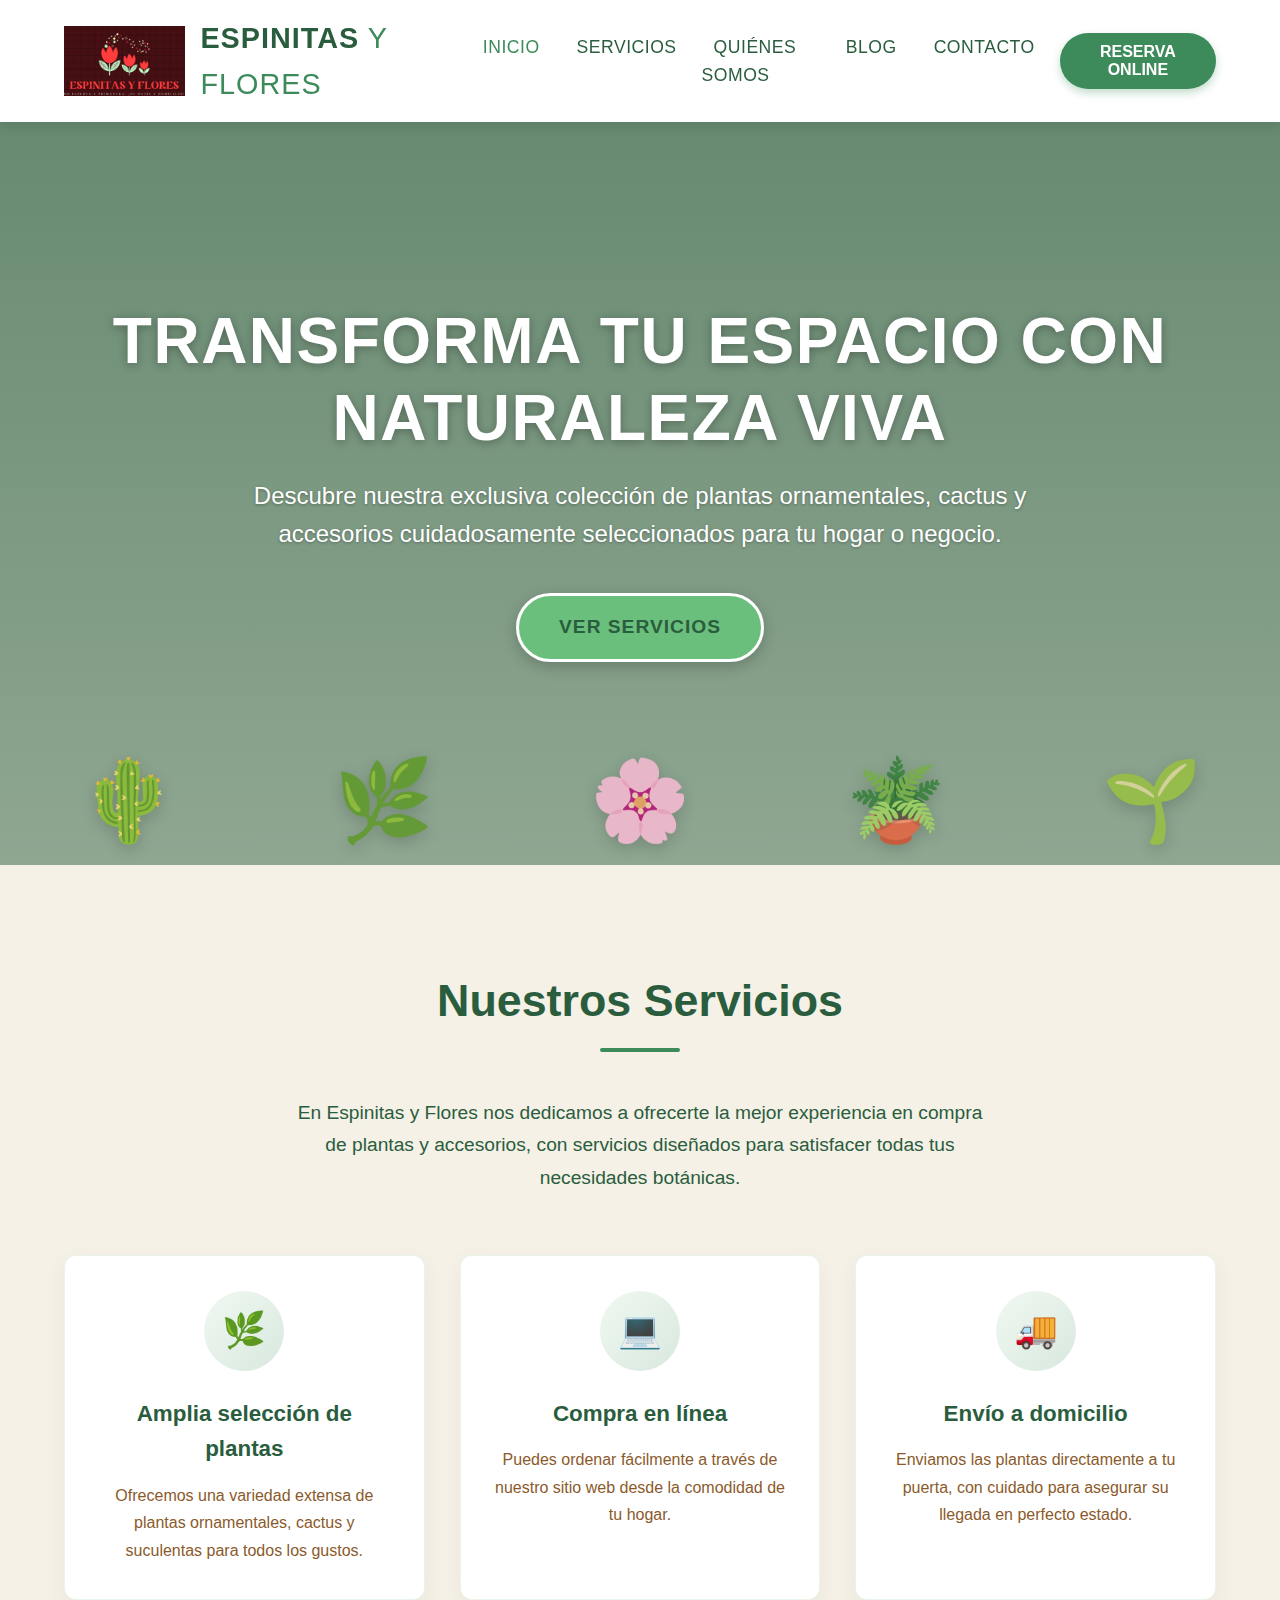
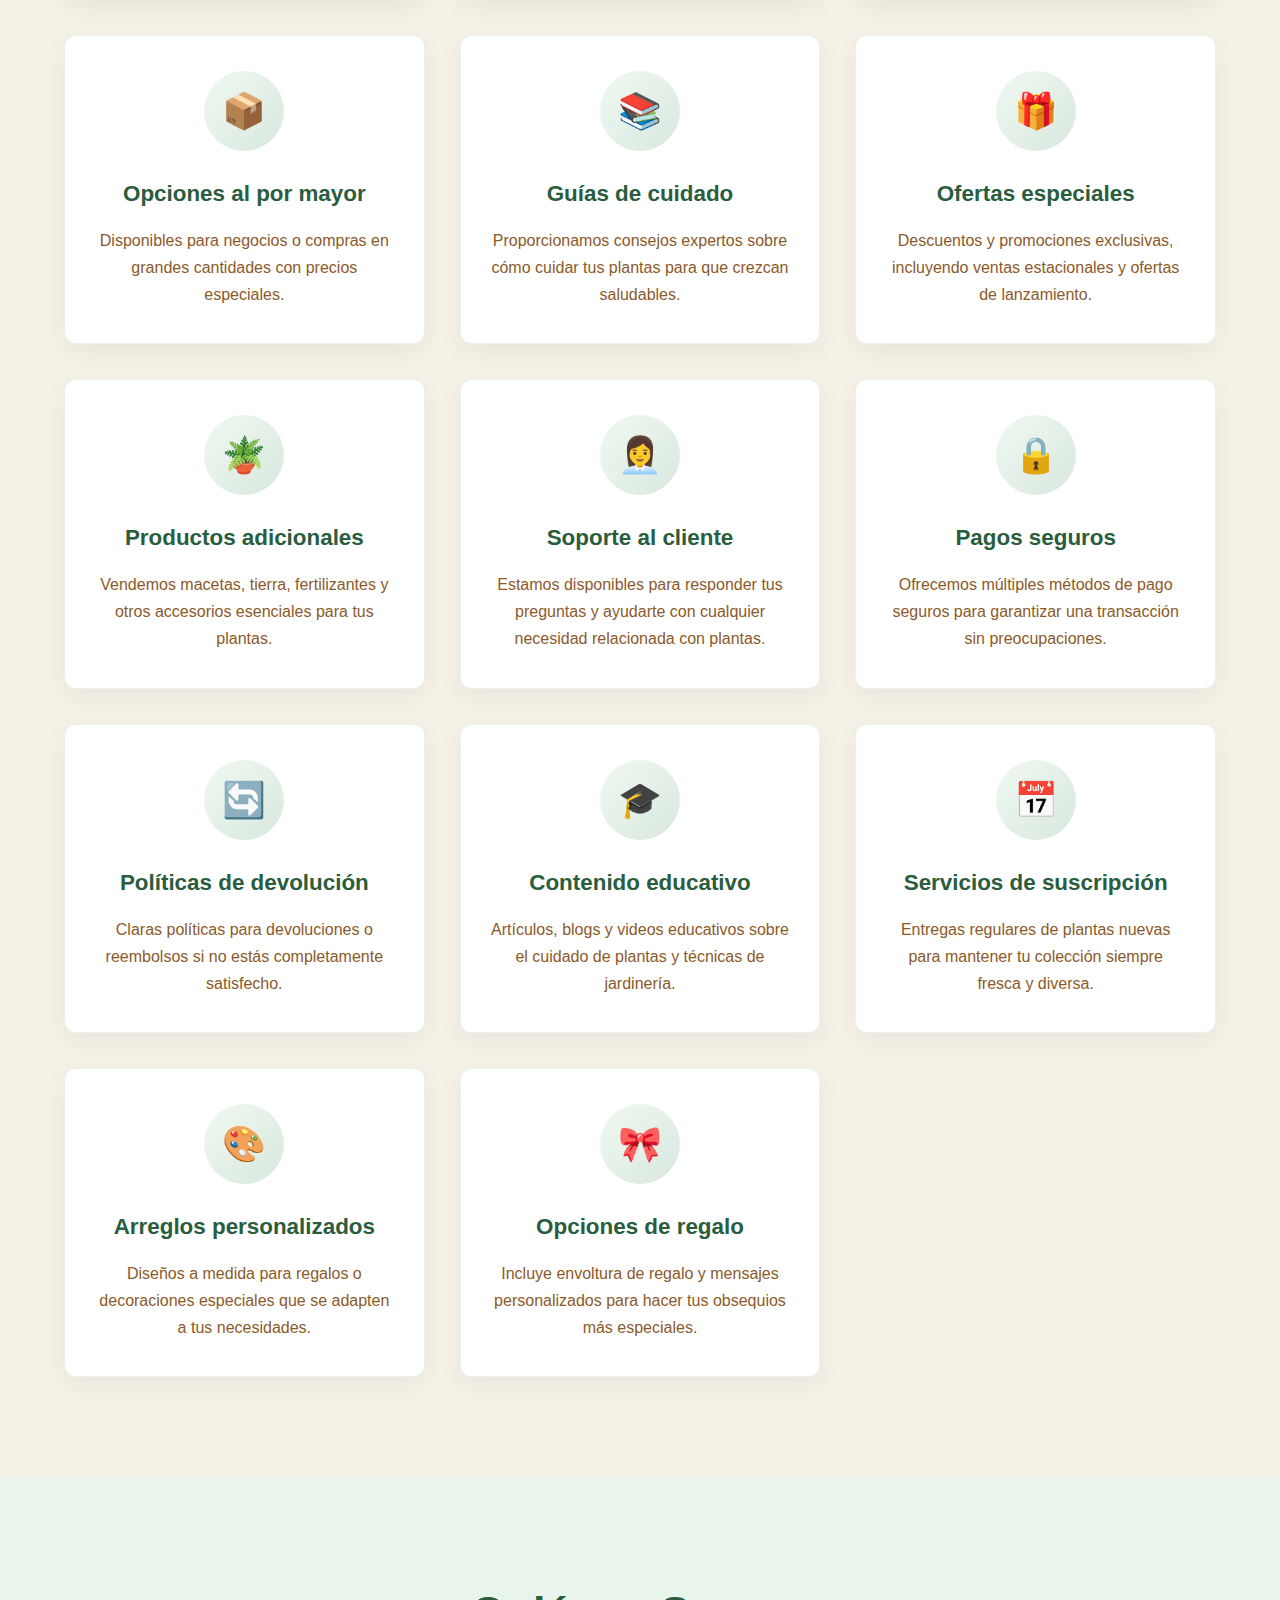
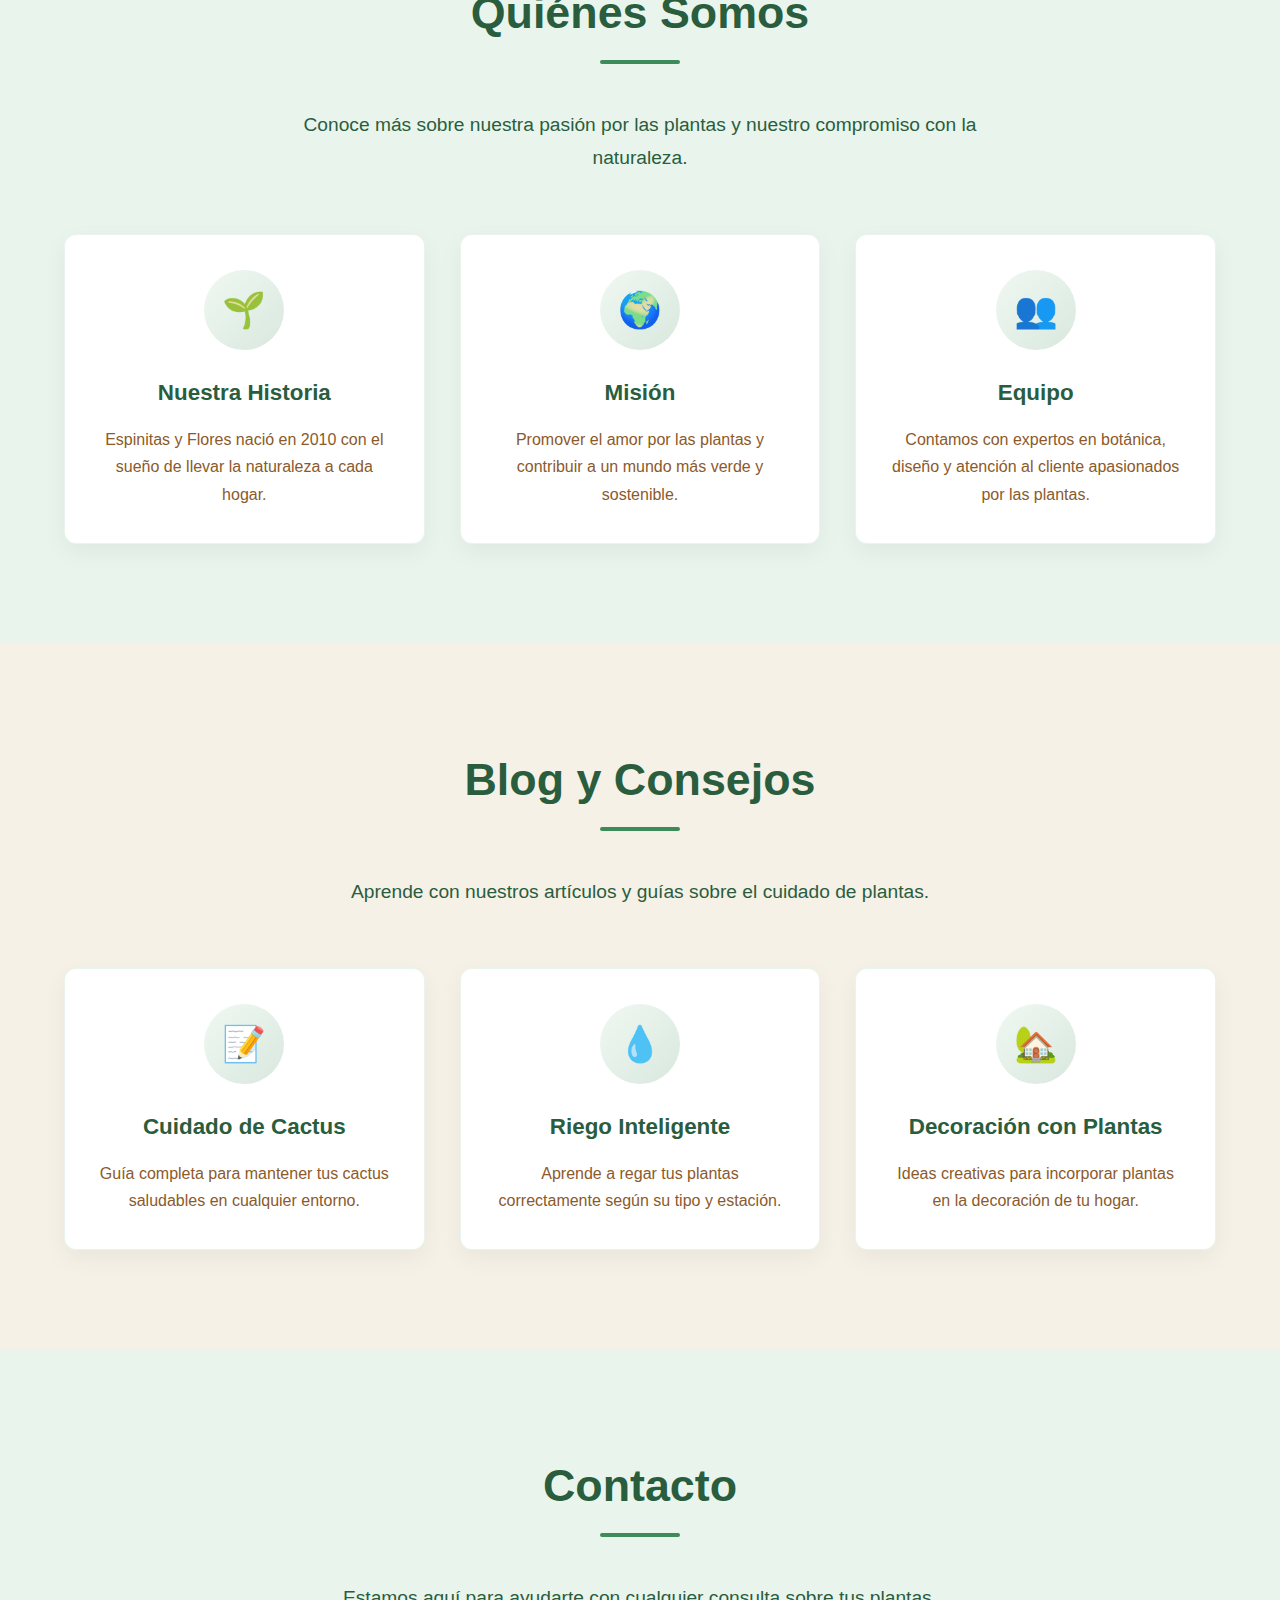
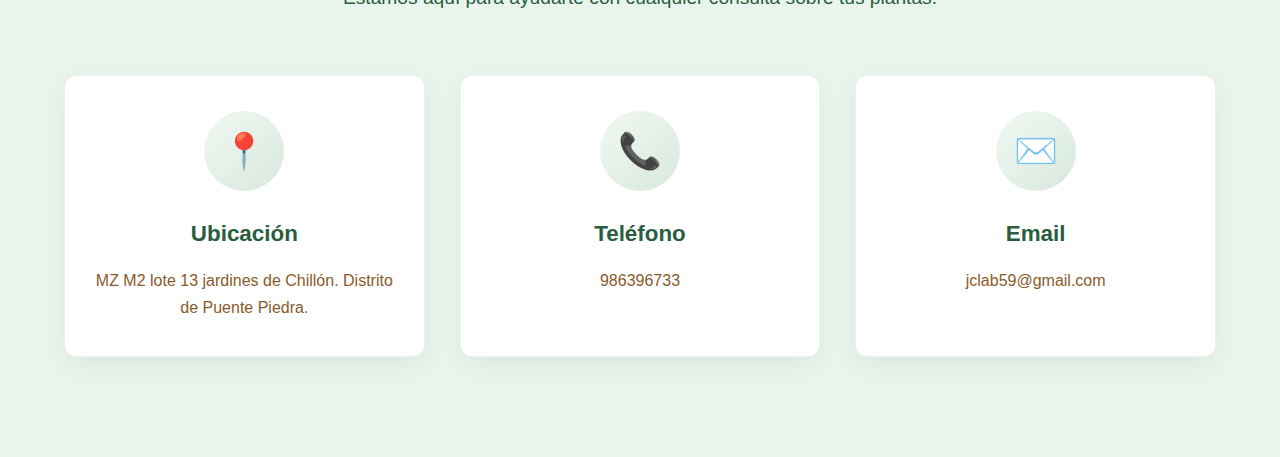
<file: index.html>
<!DOCTYPE html>
<html lang="es">
<head>
    <meta charset="UTF-8">
    <meta name="viewport" content="width=device-width, initial-scale=1.0">
    <title>ESPINITAS Y FLORES - Plantas Ornamentales y Cactus</title>
    <style>
        /* PALETA DE COLORES EXTRAÍDA DEL LOGO */
        :root {
            --verde-oscuro: #2a5d3e;
            --verde-medio: #3d8b5a;
            --verde-claro: #6abf7d;
            --beige: #f5f1e6;
            --marron: #8b5a2b;
            --blanco: #ffffff;
            --sombra: rgba(0, 0, 0, 0.1);
            --degrade-verde: linear-gradient(135deg, var(--verde-medio), var(--verde-claro));
        }

        /* Desplazamiento suave */
        html {
            scroll-behavior: smooth;
        }

        /* ESTILOS GENERALES */
        * {
            margin: 0;
            padding: 0;
            box-sizing: border-box;
            font-family: 'Segoe UI', Tahoma, Geneva, Verdana, sans-serif;
        }

        body {
            background-color: var(--beige);
            padding-top: 100px; /* Espacio para el header fijo */
            color: #333;
            line-height: 1.6;
        }

        /* HEADER */
        .header {
            background-color: var(--blanco);
            box-shadow: 0 4px 12px var(--sombra);
            position: fixed;
            top: 0;
            left: 0;
            width: 100%;
            z-index: 1000;
            padding: 15px 5%;
            display: flex;
            justify-content: space-between;
            align-items: center;
            transition: all 0.3s ease;
        }

        /* LOGO */
        .logo-container {
            display: flex;
            align-items: center;
        }

        .logo {
            height: 70px;
            width: auto;
            margin-right: 15px;
        }

        .logo-text {
            font-size: 1.8rem;
            font-weight: 700;
            color: var(--verde-oscuro);
            text-transform: uppercase;
            letter-spacing: 1px;
        }

        .logo-text span {
            color: var(--verde-medio);
            font-weight: 400;
        }

        /* NAVEGACIÓN PRINCIPAL */
        .nav {
            display: flex;
            align-items: center;
        }

        .nav-list {
            display: flex;
            list-style: none;
        }

        .nav-list li {
            margin-left: 25px;
        }

        .nav-list a {
            text-decoration: none;
            color: var(--verde-oscuro);
            font-size: 1.1rem;
            font-weight: 500;
            text-transform: uppercase;
            letter-spacing: 0.5px;
            padding: 8px 12px;
            border-radius: 4px;
            transition: all 0.3s ease;
            position: relative;
        }

        .nav-list a:hover,
        .nav-list a.active {
            color: var(--verde-medio);
        }

        .nav-list a::after {
            content: '';
            position: absolute;
            bottom: -5px;
            left: 0;
            width: 0;
            height: 2px;
            background-color: var(--verde-medio);
            transition: width 0.3s ease;
        }

        .nav-list a:hover::after {
            width: 100%;
        }

        /* BOTÓN DE RESERVA */
        .btn-reserva {
            background-color: var(--verde-medio);
            color: var(--blanco);
            border: none;
            padding: 10px 20px;
            margin-left: 25px;
            border-radius: 30px;
            font-size: 1rem;
            font-weight: 600;
            text-transform: uppercase;
            cursor: pointer;
            transition: all 0.3s ease;
            box-shadow: 0 4px 8px rgba(61, 139, 90, 0.3);
        }

        .btn-reserva:hover {
            background-color: var(--verde-oscuro);
            transform: translateY(-2px);
            box-shadow: 0 6px 12px rgba(61, 139, 90, 0.4);
        }

        /* MENÚ HAMBURGUESA */
        .menu-toggle {
            display: none;
            flex-direction: column;
            justify-content: space-around;
            width: 30px;
            height: 25px;
            background: transparent;
            border: none;
            cursor: pointer;
            padding: 0;
            z-index: 10;
        }

        .menu-toggle span {
            width: 100%;
            height: 3px;
            background-color: var(--verde-oscuro);
            border-radius: 10px;
            transition: all 0.3s ease;
            transform-origin: left center;
        }

        /* HERO SECTION */
        .hero {
            position: relative;
            height: 85vh;
            min-height: 600px;
            overflow: hidden;
            display: flex;
            align-items: center;
            justify-content: center;
            background: linear-gradient(rgba(42, 93, 62, 0.7), rgba(42, 93, 62, 0.5)), 
                        url('https://images.unsplash.com/photo-1485902407547-e1bdabbcee91?ixlib=rb-1.2.1&auto=format&fit=crop&w=1950&q=80');
            background-size: cover;
            background-position: center;
            padding: 0 5%;
        }

        .hero-content {
            position: relative;
            z-index: 2;
            max-width: 1200px;
            width: 100%;
            text-align: center;
            color: var(--blanco);
            padding: 40px 0;
        }

        .hero h1 {
            font-size: 4rem;
            font-weight: 800;
            margin-bottom: 20px;
            text-transform: uppercase;
            letter-spacing: 1.5px;
            text-shadow: 0 2px 10px rgba(0, 0, 0, 0.3);
            line-height: 1.2;
        }

        .hero p {
            font-size: 1.5rem;
            max-width: 800px;
            margin: 0 auto 40px;
            text-shadow: 0 1px 3px rgba(0, 0, 0, 0.3);
            line-height: 1.6;
        }

        .btn-hero {
            display: inline-block;
            background-color: var(--verde-claro);
            color: var(--verde-oscuro);
            font-size: 1.2rem;
            font-weight: 700;
            padding: 16px 40px;
            border-radius: 50px;
            text-decoration: none;
            text-transform: uppercase;
            letter-spacing: 1px;
            transition: all 0.4s ease;
            box-shadow: 0 5px 15px rgba(0, 0, 0, 0.2);
            border: 3px solid var(--blanco);
        }

        .btn-hero:hover {
            background-color: var(--blanco);
            transform: translateY(-5px);
            box-shadow: 0 8px 25px rgba(0, 0, 0, 0.3);
        }

        .hero-plants {
            position: absolute;
            bottom: 0;
            width: 100%;
            display: flex;
            justify-content: space-around;
            opacity: 0.8;
        }

        .plant-icon {
            font-size: 5rem;
            animation: float 6s ease-in-out infinite;
            text-shadow: 0 5px 15px rgba(0, 0, 0, 0.2);
        }

        .plant-icon:nth-child(1) { animation-delay: 0s; }
        .plant-icon:nth-child(2) { animation-delay: 1s; }
        .plant-icon:nth-child(3) { animation-delay: 2s; }
        .plant-icon:nth-child(4) { animation-delay: 3s; }
        .plant-icon:nth-child(5) { animation-delay: 4s; }

        @keyframes float {
            0% { transform: translateY(0px); }
            50% { transform: translateY(-20px); }
            100% { transform: translateY(0px); }
        }

        /* SECCIÓN DE SERVICIOS */
        .servicios-section {
            padding: 100px 5%;
            background-color: var(--beige);
        }

        .servicios-container {
            max-width: 1200px;
            margin: 0 auto;
        }

        .servicios-header {
            text-align: center;
            margin-bottom: 60px;
        }

        .servicios-header h2 {
            color: var(--verde-oscuro);
            font-size: 2.8rem;
            margin-bottom: 20px;
            position: relative;
            display: inline-block;
        }

        .servicios-header h2::after {
            content: '';
            position: absolute;
            bottom: -15px;
            left: 50%;
            transform: translateX(-50%);
            width: 80px;
            height: 4px;
            background: var(--verde-medio);
            border-radius: 2px;
        }

        .servicios-header p {
            color: var(--verde-oscuro);
            font-size: 1.2rem;
            max-width: 700px;
            margin: 40px auto 0;
            line-height: 1.7;
        }

        .servicios-grid {
            display: grid;
            grid-template-columns: repeat(auto-fill, minmax(350px, 1fr));
            gap: 35px;
        }

        .servicio-card {
            background: var(--blanco);
            border-radius: 12px;
            padding: 35px 30px;
            text-align: center;
            box-shadow: 0 8px 25px rgba(0, 0, 0, 0.05);
            transition: all 0.4s ease;
            border: 1px solid rgba(106, 191, 125, 0.15);
        }

        .servicio-card:hover {
            transform: translateY(-10px);
            box-shadow: 0 12px 30px rgba(61, 139, 90, 0.15);
            border-color: rgba(106, 191, 125, 0.3);
        }

        .servicio-icon {
            width: 80px;
            height: 80px;
            margin: 0 auto 25px;
            background: linear-gradient(135deg, rgba(106, 191, 125, 0.1), rgba(61, 139, 90, 0.2));
            border-radius: 50%;
            display: flex;
            align-items: center;
            justify-content: center;
            font-size: 2.2rem;
            color: var(--verde-medio);
        }

        .servicio-card h3 {
            color: var(--verde-oscuro);
            font-size: 1.4rem;
            margin-bottom: 15px;
            font-weight: 600;
        }

        .servicio-card p {
            color: var(--marron);
            font-size: 1rem;
            line-height: 1.7;
        }

        /* ESTILOS RESPONSIVE PARA SERVICIOS */
        @media (max-width: 992px) {
            .servicios-grid {
                grid-template-columns: repeat(auto-fill, minmax(300px, 1fr));
                gap: 30px;
            }
            
            .servicio-card {
                padding: 30px 25px;
            }
            
            .servicios-header h2 {
                font-size: 2.4rem;
            }
        }

        @media (max-width: 768px) {
            .servicios-grid {
                grid-template-columns: 1fr;
                max-width: 600px;
                margin: 0 auto;
            }
            
            .servicios-header h2 {
                font-size: 2.2rem;
            }
            
            .servicios-header p {
                font-size: 1.1rem;
            }
        }

        @media (max-width: 480px) {
            .servicios-header h2 {
                font-size: 2rem;
            }
            
            .servicios-header p {
                font-size: 1rem;
            }
            
            .servicio-card {
                padding: 25px 20px;
            }
            
            .servicio-icon {
                width: 70px;
                height: 70px;
                font-size: 1.8rem;
            }
        }

        /* ESTILOS PARA MÓVILES */
        @media (max-width: 860px) {
            .menu-toggle {
                display: flex;
            }
            
            .nav {
                position: fixed;
                top: 0;
                right: -100%;
                width: 280px;
                height: 100vh;
                background-color: var(--blanco);
                flex-direction: column;
                justify-content: flex-start;
                padding-top: 100px;
                transition: all 0.4s ease;
                box-shadow: -5px 0 15px var(--sombra);
            }
            
            .nav.active {
                right: 0;
            }
            
            .nav-list {
                flex-direction: column;
                width: 100%;
                padding: 0 20px;
            }
            
            .nav-list li {
                margin: 15px 0;
                width: 100%;
            }
            
            .nav-list a {
                display: block;
                padding: 12px 15px;
                font-size: 1.2rem;
                border-bottom: 1px solid rgba(42, 93, 62, 0.1);
            }
            
            .nav-list a::after {
                display: none;
            }
            
            .btn-reserva {
                margin: 30px 20px 0;
                width: calc(100% - 40px);
                padding: 12px;
            }
            
            .menu-toggle.active span:nth-child(1) {
                transform: rotate(45deg) translate(2px, -1px);
            }
            
            .menu-toggle.active span:nth-child(2) {
                opacity: 0;
            }
            
            .menu-toggle.active span:nth-child(3) {
                transform: rotate(-45deg) translate(2px, 1px);
            }
            
            /* Hero responsive */
            .hero {
                height: 70vh;
                min-height: 500px;
            }
            
            .hero h1 {
                font-size: 2.5rem;
            }
            
            .hero p {
                font-size: 1.2rem;
                padding: 0 15px;
            }
            
            .btn-hero {
                font-size: 1rem;
                padding: 14px 30px;
            }
            
            .plant-icon {
                font-size: 3.5rem;
            }
            
            /* Ajustes para logo en móviles */
            .logo {
                height: 50px; /* Reducir tamaño en móviles */
            }
            
            .logo-text {
                font-size: 1.4rem; /* Reducir tamaño de texto en móviles */
            }
        }

        /* Animación de desplazamiento */
        @keyframes fadeInUp {
            from {
                opacity: 0;
                transform: translateY(20px);
            }
            to {
                opacity: 1;
                transform: translateY(0);
            }
        }

        .fade-in {
            animation: fadeInUp 0.6s ease forwards;
        }
    </style>
</head>
<body>
    <!-- HEADER -->
    <header class="header">
        <div class="logo-container">
            <!-- Logo añadido aquí -->
            <img src="espinitasyfloreslogo.png" alt="Espinitas y Flores" class="logo">
            <div class="logo-text">Espinitas<span> y Flores</span></div>
        </div>
        
        <nav class="nav" id="mainNav">
            <ul class="nav-list">
                <li><a href="#inicio">Inicio</a></li>
                <li><a href="#servicios">Servicios</a></li>
                <li><a href="#nosotros">Quiénes Somos</a></li>
                <li><a href="#blog">Blog</a></li>
                <li><a href="#contacto">Contacto</a></li>
            </ul>
            <button class="btn-reserva">Reserva Online</button>
        </nav>
        
        <button class="menu-toggle" id="menuToggle">
            <span></span>
            <span></span>
            <span></span>
        </button>
    </header>

    <!-- HERO SECTION -->
    <section id="inicio" class="hero">
        <div class="hero-content">
            <h1>Transforma tu espacio con naturaleza viva</h1>
            <p>Descubre nuestra exclusiva colección de plantas ornamentales, cactus y accesorios cuidadosamente seleccionados para tu hogar o negocio.</p>
            <a href="#servicios" class="btn-hero">Ver Servicios</a>
        </div>
        
        <div class="hero-plants">
            <div class="plant-icon">🌵</div>
            <div class="plant-icon">🌿</div>
            <div class="plant-icon">🌸</div>
            <div class="plant-icon">🪴</div>
            <div class="plant-icon">🌱</div>
        </div>
    </section>

    <!-- SECCIÓN DE SERVICIOS -->
    <section id="servicios" class="servicios-section">
        <div class="servicios-container">
            <div class="servicios-header">
                <h2>Nuestros Servicios</h2>
                <p>En Espinitas y Flores nos dedicamos a ofrecerte la mejor experiencia en compra de plantas y accesorios, con servicios diseñados para satisfacer todas tus necesidades botánicas.</p>
            </div>
            
            <div class="servicios-grid">
                <!-- Servicio 1 -->
                <div class="servicio-card">
                    <div class="servicio-icon">🌿</div>
                    <h3>Amplia selección de plantas</h3>
                    <p>Ofrecemos una variedad extensa de plantas ornamentales, cactus y suculentas para todos los gustos.</p>
                </div>
                
                <!-- Servicio 2 -->
                <div class="servicio-card">
                    <div class="servicio-icon">💻</div>
                    <h3>Compra en línea</h3>
                    <p>Puedes ordenar fácilmente a través de nuestro sitio web desde la comodidad de tu hogar.</p>
                </div>
                
                <!-- Servicio 3 -->
                <div class="servicio-card">
                    <div class="servicio-icon">🚚</div>
                    <h3>Envío a domicilio</h3>
                    <p>Enviamos las plantas directamente a tu puerta, con cuidado para asegurar su llegada en perfecto estado.</p>
                </div>
                
                <!-- Servicio 4 -->
                <div class="servicio-card">
                    <div class="servicio-icon">📦</div>
                    <h3>Opciones al por mayor</h3>
                    <p>Disponibles para negocios o compras en grandes cantidades con precios especiales.</p>
                </div>
                
                <!-- Servicio 5 -->
                <div class="servicio-card">
                    <div class="servicio-icon">📚</div>
                    <h3>Guías de cuidado</h3>
                    <p>Proporcionamos consejos expertos sobre cómo cuidar tus plantas para que crezcan saludables.</p>
                </div>
                
                <!-- Servicio 6 -->
                <div class="servicio-card">
                    <div class="servicio-icon">🎁</div>
                    <h3>Ofertas especiales</h3>
                    <p>Descuentos y promociones exclusivas, incluyendo ventas estacionales y ofertas de lanzamiento.</p>
                </div>
                
                <!-- Servicio 7 -->
                <div class="servicio-card">
                    <div class="servicio-icon">🪴</div>
                    <h3>Productos adicionales</h3>
                    <p>Vendemos macetas, tierra, fertilizantes y otros accesorios esenciales para tus plantas.</p>
                </div>
                
                <!-- Servicio 8 -->
                <div class="servicio-card">
                    <div class="servicio-icon">👩‍💼</div>
                    <h3>Soporte al cliente</h3>
                    <p>Estamos disponibles para responder tus preguntas y ayudarte con cualquier necesidad relacionada con plantas.</p>
                </div>
                
                <!-- Servicio 9 -->
                <div class="servicio-card">
                    <div class="servicio-icon">🔒</div>
                    <h3>Pagos seguros</h3>
                    <p>Ofrecemos múltiples métodos de pago seguros para garantizar una transacción sin preocupaciones.</p>
                </div>
                
                <!-- Servicio 10 -->
                <div class="servicio-card">
                    <div class="servicio-icon">🔄</div>
                    <h3>Políticas de devolución</h3>
                    <p>Claras políticas para devoluciones o reembolsos si no estás completamente satisfecho.</p>
                </div>
                
                <!-- Servicio 11 -->
                <div class="servicio-card">
                    <div class="servicio-icon">🎓</div>
                    <h3>Contenido educativo</h3>
                    <p>Artículos, blogs y videos educativos sobre el cuidado de plantas y técnicas de jardinería.</p>
                </div>
                
                <!-- Servicio 12 -->
                <div class="servicio-card">
                    <div class="servicio-icon">📅</div>
                    <h3>Servicios de suscripción</h3>
                    <p>Entregas regulares de plantas nuevas para mantener tu colección siempre fresca y diversa.</p>
                </div>
                
                <!-- Servicio 13 -->
                <div class="servicio-card">
                    <div class="servicio-icon">🎨</div>
                    <h3>Arreglos personalizados</h3>
                    <p>Diseños a medida para regalos o decoraciones especiales que se adapten a tus necesidades.</p>
                </div>
                
                <!-- Servicio 14 -->
                <div class="servicio-card">
                    <div class="servicio-icon">🎀</div>
                    <h3>Opciones de regalo</h3>
                    <p>Incluye envoltura de regalo y mensajes personalizados para hacer tus obsequios más especiales.</p>
                </div>
            </div>
        </div>
    </section>

    <!-- SECCIÓN QUIÉNES SOMOS -->
    <section id="nosotros" class="servicios-section" style="background-color: #e9f5ec;">
        <div class="servicios-container">
            <div class="servicios-header">
                <h2>Quiénes Somos</h2>
                <p>Conoce más sobre nuestra pasión por las plantas y nuestro compromiso con la naturaleza.</p>
            </div>
            
            <div class="servicios-grid">
                <div class="servicio-card">
                    <div class="servicio-icon">🌱</div>
                    <h3>Nuestra Historia</h3>
                    <p>Espinitas y Flores nació en 2010 con el sueño de llevar la naturaleza a cada hogar.</p>
                </div>
                
                <div class="servicio-card">
                    <div class="servicio-icon">🌍</div>
                    <h3>Misión</h3>
                    <p>Promover el amor por las plantas y contribuir a un mundo más verde y sostenible.</p>
                </div>
                
                <div class="servicio-card">
                    <div class="servicio-icon">👥</div>
                    <h3>Equipo</h3>
                    <p>Contamos con expertos en botánica, diseño y atención al cliente apasionados por las plantas.</p>
                </div>
            </div>
        </div>
    </section>

    <!-- SECCIÓN BLOG -->
    <section id="blog" class="servicios-section">
        <div class="servicios-container">
            <div class="servicios-header">
                <h2>Blog y Consejos</h3>
                <p>Aprende con nuestros artículos y guías sobre el cuidado de plantas.</p>
            </div>
            
            <div class="servicios-grid">
                <div class="servicio-card">
                    <div class="servicio-icon">📝</div>
                    <h3>Cuidado de Cactus</h3>
                    <p>Guía completa para mantener tus cactus saludables en cualquier entorno.</p>
                </div>
                
                <div class="servicio-card">
                    <div class="servicio-icon">💧</div>
                    <h3>Riego Inteligente</h3>
                    <p>Aprende a regar tus plantas correctamente según su tipo y estación.</p>
                </div>
                
                <div class="servicio-card">
                    <div class="servicio-icon">🏡</div>
                    <h3>Decoración con Plantas</h3>
                    <p>Ideas creativas para incorporar plantas en la decoración de tu hogar.</p>
                </div>
            </div>
        </div>
    </section>

    <!-- SECCIÓN CONTACTO -->
    <section id="contacto" class="servicios-section" style="background-color: #e9f5ec;">
        <div class="servicios-container">
            <div class="servicios-header">
                <h2>Contacto</h2>
                <p>Estamos aquí para ayudarte con cualquier consulta sobre tus plantas.</p>
            </div>
            
            <div class="servicios-grid">
                <div class="servicio-card">
                    <div class="servicio-icon">📍</div>
                    <h3>Ubicación</h3>
                    <p>MZ M2 lote 13 jardines de Chillón. Distrito de Puente Piedra.</p>
                </div>
                
                <div class="servicio-card">
                    <div class="servicio-icon">📞</div>
                    <h3>Teléfono</h3>
                    <p>986396733</p>
                </div>
                
                <div class="servicio-card">
                    <div class="servicio-icon">✉️</div>
                    <h3>Email</h3>
                    <p>jclab59@gmail.com</p>
                </div>
            </div>
        </div>
    </section>

    <script>
        document.addEventListener('DOMContentLoaded', function() {
            const menuToggle = document.getElementById('menuToggle');
            const mainNav = document.getElementById('mainNav');
            
            // Toggle del menú móvil
            menuToggle.addEventListener('click', function() {
                mainNav.classList.toggle('active');
                menuToggle.classList.toggle('active');
            });
            
            // Manejo de navegación
            const navLinks = document.querySelectorAll('.nav-list a');
            navLinks.forEach(link => {
                link.addEventListener('click', function(e) {
                    // Si es un enlace interno
                    if (this.getAttribute('href').startsWith('#')) {
                        e.preventDefault();
                        const targetId = this.getAttribute('href');
                        const targetSection = document.querySelector(targetId);
                        
                        if (targetSection) {
                            // Desplazamiento suave con offset para el header
                            const offset = 100;
                            const targetPosition = targetSection.offsetTop - offset;
                            
                            window.scrollTo({
                                top: targetPosition,
                                behavior: 'smooth'
                            });
                        }
                    }
                    
                    // Cerrar menú en móviles
                    if (window.innerWidth <= 860) {
                        mainNav.classList.remove('active');
                        menuToggle.classList.remove('active');
                    }
                });
            });
            
            // Actualizar enlace activo al desplazarse
            window.addEventListener('scroll', function() {
                const sections = document.querySelectorAll('section');
                const scrollPosition = window.scrollY + 150; // Offset para activación
                
                sections.forEach(section => {
                    const sectionTop = section.offsetTop;
                    const sectionHeight = section.offsetHeight;
                    const sectionId = section.getAttribute('id');
                    
                    if (scrollPosition >= sectionTop && scrollPosition < sectionTop + sectionHeight) {
                        // Actualizar enlace activo en el menú
                        navLinks.forEach(link => {
                            link.classList.remove('active');
                            if (link.getAttribute('href') === `#${sectionId}`) {
                                link.classList.add('active');
                            }
                        });
                    }
                });
            });
            
            // Inicializar sección activa
            window.dispatchEvent(new Event('scroll'));
        });
    </script>
</body>
</html>
</file>
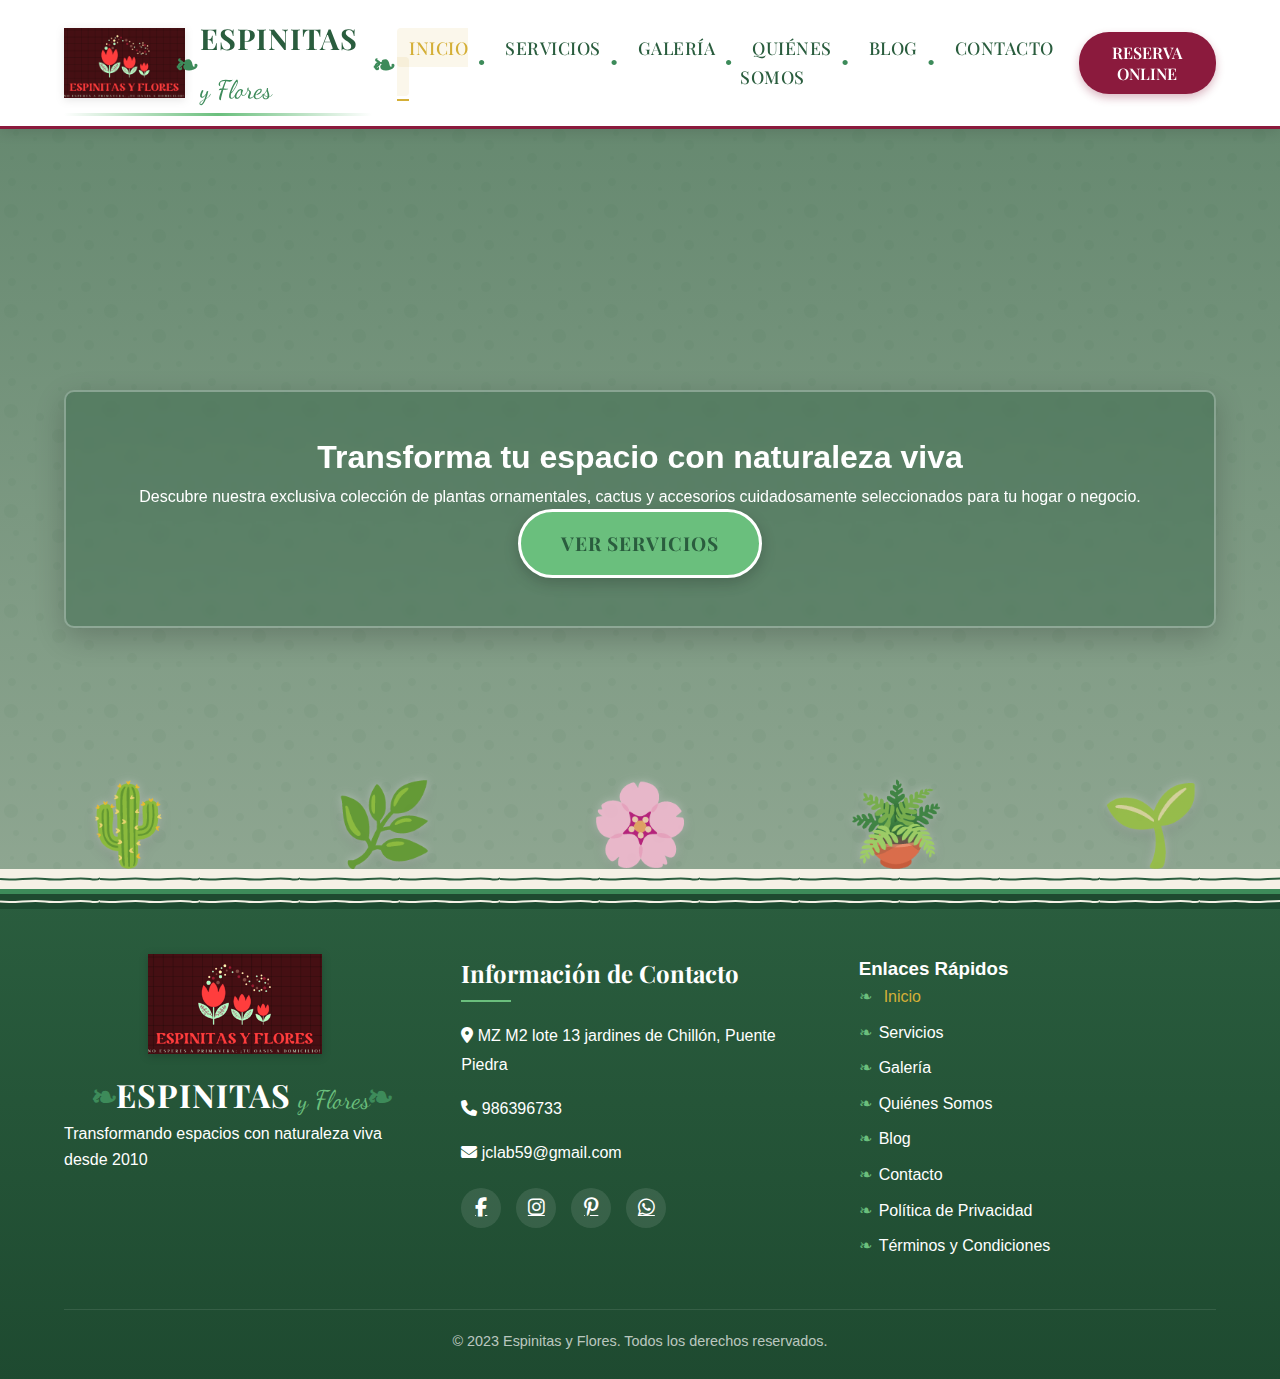
<file: duplicado.html>
<!DOCTYPE html>
<html lang="es">
<head>
    <meta charset="UTF-8">
    <meta name="viewport" content="width=device-width, initial-scale=1.0">
    <title>ESPINITAS Y FLORES - Plantas Ornamentales y Cactus</title>
    <link href="https://fonts.googleapis.com/css2?family=Playfair+Display:ital,wght@0,400;0,700;0,900;1,400&family=Dancing+Script:wght@400;700&display=swap" rel="stylesheet">
    <link rel="stylesheet" href="https://cdnjs.cloudflare.com/ajax/libs/font-awesome/6.4.0/css/all.min.css">
    <style>
        /* PALETA DE COLORES - NUEVA COMBINACIÓN GUINDA Y DORADO */
        :root {
            --guinda: #8B1A3D;
            --guinda-oscuro: #7A0F2D;
            --dorado: #D4AF37;
            --dorado-claro: #E6C55A;
            --verde-oscuro: #2a5d3e;
            --verde-medio: #3d8b5a;
            --verde-claro: #6abf7d;
            --beige: #f5f1e6;
            --marron: #8b5a2b;
            --blanco: #ffffff;
            --sombra: rgba(0, 0, 0, 0.1);
            --degrade-verde: linear-gradient(135deg, var(--verde-medio), var(--verde-claro));
            --degrade-guinda: linear-gradient(135deg, var(--guinda), var(--guinda-oscuro));
            --patron-floral: url("data:image/svg+xml,%3Csvg width='100' height='100' viewBox='0 0 100 100' xmlns='http://www.w3.org/2000/svg'%3E%3Cpath d='M11 18c3.866 0 7-3.134 7-7s-3.134-7-7-7-7 3.134-7 7 3.134 7 7 7zm48 25c3.866 0 7-3.134 7-7s-3.134-7-7-7-7 3.134-7 7 3.134 7 7 7zm-43-7c1.657 0 3-1.343 3-3s-1.343-3-3-3-3 1.343-3 3 1.343 3 3 3zm63 31c1.657 0 3-1.343 3-3s-1.343-3-3-3-3 1.343-3 3 1.343 3 3 3zM34 90c1.657 0 3-1.343 3-3s-1.343-3-3-3-3 1.343-3 3 1.343 3 3 3zm56-76c1.657 0 3-1.343 3-3s-1.343-3-3-3-3 1.343-3 3 1.343 3 3 3zM12 86c2.21 0 4-1.79 4-4s-1.79-4-4-4-4 1.79-4 4 1.79 4 4 4zm28-65c2.21 0 4-1.79 4-4s-1.79-4-4-4-4 1.79-4 4 1.79 4 4 4zm23-11c2.76 0 5-2.24 5-5s-2.24-5-5-5-5 2.24-5 5 2.24 5 5 5zm-6 60c2.21 0 4-1.79 4-4s-1.79-4-4-4-4 1.79-4 4 1.79 4 4 4zm29 22c2.76 0 5-2.24 5-5s-2.24-5-5-5-5 2.24-5 5 2.24 5 5 5zM32 63c2.76 0 5-2.24 5-5s-2.24-5-5-5-5 2.24-5 5 2.24 5 5 5zm57-13c2.76 0 5-2.24 5-5s-2.24-5-5-5-5 2.24-5 5 2.24 5 5 5zm-9-21c1.105 0 2-.895 2-2s-.895-2-2-2-2 .895-2 2 .895 2 2 2zM60 91c1.105 0 2-.895 2-2s-.895-2-2-2-2 .895-2 2 .895 2 2 2zM35 41c1.105 0 2-.895 2-2s-.895-2-2-2-2 .895-2 2 .895 2 2 2zM12 60c1.105 0 2-.895 2-2s-.895-2-2-2-2 .895-2 2 .895 2 2 2z' fill='%232a5d3e' fill-opacity='0.05' fill-rule='evenodd'/%3E%3C/svg%3E");
            --header-height: 0px;
        }

        /* SISTEMA SPA - SECCIONES INDEPENDIENTES */
        .section {
            display: none;
            opacity: 0;
            transition: opacity 0.5s ease-in-out;
            margin-top: 0;
            padding-top: 0; /* sin padding superior en secciones */
        }
        
        .section.active {
            display: block !important;
            opacity: 1;
        }
        
        /* Asegurar que las secciones activas mantengan sus estilos originales */
        .section.active.hero {
            position: relative;
            height: 100vh;
            min-height: 600px;
            overflow: hidden;
            display: flex !important;
            align-items: center;
            justify-content: center;
            background: linear-gradient(rgba(42, 93, 62, 0.7), rgba(42, 93, 62, 0.5)), 
                        url('https://images.unsplash.com/photo-1485902407547-e1bdabbcee91?ixlib=rb-1.2.1&auto=format&fit=crop&w=1950&q=80');
            background-size: cover;
            background-position: center;
            padding: 0 5%;
            border-bottom: 5px solid var(--verde-medio);
            margin-top: 0;
        }
        
        .section.active.servicios-section,
        .section.active.galeria-section {
            padding: 0 5%;
            background-color: var(--beige);
            position: relative;
            overflow: hidden;
            margin-top: 0;
        }

        /* Desplazamiento suave */
        html {
            scroll-behavior: smooth;
        }

        /* ESTILOS GENERALES */
        * {
            margin: 0;
            padding: 0;
            box-sizing: border-box;
            font-family: 'Segoe UI', Tahoma, Geneva, Verdana, sans-serif;
        }

        body {
            background-color: var(--beige);
            padding-top: var(--header-height); /* offset basado en altura real del header */
            margin: 0;
            color: #333;
            line-height: 1.6;
            background-image: var(--patron-floral);
        }

        /* HEADER - MENÚ RETRÁCTIL */
        .header {
            background-color: var(--blanco);
            box-shadow: 0 4px 12px var(--sombra);
            position: fixed;
            top: 0;
            left: 0;
            width: 100%;
            z-index: 1000;
            padding: 15px 5%;
            display: flex;
            justify-content: space-between;
            align-items: center;
            transition: all 0.3s ease;
            border-bottom: 3px solid var(--guinda);
            /* Header visible por defecto */
            transform: translateY(0);
            opacity: 1;
        }
        
        /* Ocultar header al hacer scroll hacia abajo */
        .header.hidden {
            transform: translateY(-100%);
            opacity: 0;
        }

        /* LOGO */
        .logo-container {
            display: flex;
            align-items: center;
            position: relative;
        }

        .logo-container::after {
            content: "";
            position: absolute;
            bottom: -5px;
            left: 0;
            width: 100%;
            height: 3px;
            background: linear-gradient(90deg, transparent, var(--verde-claro), transparent);
        }

        .logo {
            height: 70px;
            width: auto;
            margin-right: 15px;
            filter: drop-shadow(0 2px 4px rgba(0,0,0,0.1));
        }

        .logo-text {
            font-size: 1.8rem;
            font-weight: 700;
            color: var(--verde-oscuro);
            text-transform: uppercase;
            letter-spacing: 1px;
            font-family: 'Playfair Display', serif;
            position: relative;
        }

        .logo-text::before {
            content: "❧";
            position: absolute;
            left: -25px;
            top: 50%;
            transform: translateY(-50%);
            color: var(--verde-medio);
        }

        .logo-text::after {
            content: "❧";
            position: absolute;
            right: -25px;
            top: 50%;
            transform: translateY(-50%);
            color: var(--verde-medio);
        }

        .logo-text span {
            color: var(--verde-medio);
            font-weight: 400;
            font-family: 'Dancing Script', cursive;
            font-size: 1.6rem;
            text-transform: none;
            letter-spacing: 0;
        }

        /* NAVEGACIÓN PRINCIPAL */
        .nav {
            display: flex;
            align-items: center;
        }

        .nav-list {
            display: flex;
            list-style: none;
        }

        .nav-list li {
            margin-left: 25px;
            position: relative;
        }

        .nav-list li::before {
            content: "•";
            position: absolute;
            left: -15px;
            top: 50%;
            transform: translateY(-50%);
            color: var(--verde-medio);
            font-size: 1.2rem;
        }

        .nav-list li:first-child::before {
            display: none;
        }

        .nav-list a {
            text-decoration: none;
            color: var(--verde-oscuro);
            font-size: 1.1rem;
            font-weight: 500;
            text-transform: uppercase;
            letter-spacing: 0.5px;
            padding: 8px 12px;
            border-radius: 4px;
            transition: all 0.3s ease;
            position: relative;
            font-family: 'Playfair Display', serif;
        }

        .nav-list a:hover,
        .nav-list a.active {
            color: var(--dorado);
            background-color: rgba(212, 175, 55, 0.1);
            border-radius: 4px;
        }

        .nav-list a::after {
            content: '';
            position: absolute;
            bottom: -5px;
            left: 0;
            width: 0;
            height: 2px;
            background-color: var(--dorado);
            transition: width 0.3s ease;
        }
        
        .nav-list a.active::after {
            width: 100%;
        }

        .nav-list a:hover::after {
            width: 100%;
        }

        /* BOTÓN DE RESERVA */
        .btn-reserva {
            background-color: var(--guinda);
            color: var(--blanco);
            border: none;
            padding: 10px 20px;
            margin-left: 25px;
            border-radius: 30px;
            font-size: 1rem;
            font-weight: 600;
            text-transform: uppercase;
            cursor: pointer;
            transition: all 0.3s ease;
            box-shadow: 0 4px 8px rgba(139, 26, 61, 0.3);
            position: relative;
            overflow: hidden;
            z-index: 1;
            font-family: 'Playfair Display', serif;
        }

        .btn-reserva::before {
            content: "";
            position: absolute;
            top: 0;
            left: 0;
            width: 100%;
            height: 100%;
            background: linear-gradient(45deg, var(--guinda-oscuro), var(--dorado));
            z-index: -1;
            transform: scaleX(0);
            transform-origin: right;
            transition: transform 0.4s ease;
        }

        .btn-reserva:hover {
            background-color: var(--guinda-oscuro);
            transform: translateY(-2px);
            box-shadow: 0 6px 12px rgba(139, 26, 61, 0.4);
        }

        .btn-reserva:hover::before {
            transform: scaleX(1);
            transform-origin: left;
        }

        /* MENÚ HAMBURGUESA */
        .menu-toggle {
            display: none;
            flex-direction: column;
            justify-content: space-around;
            width: 30px;
            height: 25px;
            background: transparent;
            border: none;
            cursor: pointer;
            padding: 0;
            z-index: 10;
        }

        .menu-toggle span {
            width: 100%;
            height: 3px;
            background-color: var(--verde-oscuro);
            border-radius: 10px;
            transition: all 0.3s ease;
            transform-origin: left center;
        }

        /* HERO SECTION */
        #inicio.hero {
            position: relative;
            height: 85vh;
            min-height: 600px;
            overflow: hidden;
            display: flex;
            align-items: center;
            justify-content: center;
            background: linear-gradient(rgba(42, 93, 62, 0.7), rgba(42, 93, 62, 0.5)), 
                        url('https://images.unsplash.com/photo-1485902407547-e1bdabbcee91?ixlib=rb-1.2.1&auto=format&fit=crop&w=1950&q=80');
            background-size: cover;
            background-position: center;
            padding: 0 5%;
            border-bottom: 5px solid var(--verde-medio);
        }

        #inicio.hero::before {
            content: none; /* eliminar franja superior que crea espacio */
        }

        #inicio.hero::after {
            content: "";
            position: absolute;
            bottom: 0;
            left: 0;
            width: 100%;
            height: 20px;
            background: url("data:image/svg+xml,%3Csvg width='100' height='20' viewBox='0 0 100 20' xmlns='http://www.w3.org/2000/svg'%3E%3Cpath d='M0,20 L100,20 L100,0 L0,0 Z' fill='%23f5f1e6'/%3E%3Cpath d='M0,10 C15,12 30,8 45,10 C60,12 75,8 90,10 C100,12 100,8 100,10' stroke='%232a5d3e' stroke-width='2' fill='none'/%3E%3C/svg%3E") repeat-x;
            background-size: 100px 20px;
        }

        #inicio .hero-content {
            position: relative;
            z-index: 2;
            max-width: 1200px;
            width: 100%;
            text-align: center;
            color: var(--blanco);
            padding: 40px 0;
            border: 2px solid rgba(255, 255, 255, 0.3);
            border-radius: 10px;
            background: rgba(42, 93, 62, 0.4);
            backdrop-filter: blur(5px);
            padding: 40px;
            box-shadow: 0 10px 30px rgba(0, 0, 0, 0.2);
            margin-bottom: 0;
        }

        #inicio .hero h1 {
            font-size: 4rem;
            font-weight: 800;
            margin-bottom: 20px;
            text-transform: uppercase;
            letter-spacing: 1.5px;
            text-shadow: 0 2px 10px rgba(0, 0, 0, 0.3);
            line-height: 1.2;
            font-family: 'Playfair Display', serif;
            position: relative;
            padding-bottom: 20px;
        }

        #inicio .hero h1::after {
            content: "";
            position: absolute;
            bottom: 0;
            left: 50%;
            transform: translateX(-50%);
            width: 200px;
            height: 3px;
            background: linear-gradient(90deg, transparent, var(--verde-claro), transparent);
        }

        #inicio .hero p {
            font-size: 1.5rem;
            max-width: 800px;
            margin: 0 auto 40px;
            text-shadow: 0 1px 3px rgba(0, 0, 0, 0.3);
            line-height: 1.6;
            font-style: italic;
        }

        #inicio .btn-hero {
            display: inline-block;
            background-color: var(--verde-claro);
            color: var(--verde-oscuro);
            font-size: 1.2rem;
            font-weight: 700;
            padding: 16px 40px;
            border-radius: 50px;
            text-decoration: none;
            text-transform: uppercase;
            letter-spacing: 1px;
            transition: all 0.4s ease;
            box-shadow: 0 5px 15px rgba(0, 0, 0, 0.2);
            border: 3px solid var(--blanco);
            position: relative;
            overflow: hidden;
            z-index: 1;
            font-family: 'Playfair Display', serif;
        }

        #inicio .btn-hero::before {
            content: "";
            position: absolute;
            top: 0;
            left: 0;
            width: 100%;
            height: 100%;
            background: linear-gradient(45deg, var(--verde-oscuro), var(--verde-medio));
            z-index: -1;
            transform: scaleX(0);
            transform-origin: right;
            transition: transform 0.4s ease;
        }

        #inicio .btn-hero:hover {
            background-color: var(--blanco);
            transform: translateY(-5px);
            box-shadow: 0 8px 25px rgba(0, 0, 0, 0.3);
            color: var(--verde-oscuro);
        }

        #inicio .btn-hero:hover::before {
            transform: scaleX(1);
            transform-origin: left;
        }

        #inicio .hero-plants {
            position: absolute;
            bottom: 0;
            width: 100%;
            display: flex;
            justify-content: space-around;
            opacity: 0.8;
        }

        #inicio .plant-icon {
            font-size: 5rem;
            animation: float 6s ease-in-out infinite;
            text-shadow: 0 5px 15px rgba(0, 0, 0, 0.2);
            filter: drop-shadow(0 0 5px rgba(255,255,255,0.5));
        }

        #inicio .plant-icon:nth-child(1) { animation-delay: 0s; }
        #inicio .plant-icon:nth-child(2) { animation-delay: 1s; }
        #inicio .plant-icon:nth-child(3) { animation-delay: 2s; }
        #inicio .plant-icon:nth-child(4) { animation-delay: 3s; }
        #inicio .plant-icon:nth-child(5) { animation-delay: 4s; }

        @keyframes float {
            0% { transform: translateY(0px); }
            50% { transform: translateY(-20px); }
            100% { transform: translateY(0px); }
        }

        /* SECCIÓN DE SERVICIOS */
        .servicios-section {
            padding: 0 5% 100px; /* sin padding-top; padding-bottom para respirar */
            background-color: var(--beige);
            position: relative;
            overflow: hidden;
        }

        .servicios-section::before { content: none; }

        .servicios-section::after {
            content: "";
            position: absolute;
            bottom: 0;
            left: 0;
            width: 100%;
            height: 20px;
            background: url("data:image/svg+xml,%3Csvg width='100' height='20' viewBox='0 0 100 20' xmlns='http://www.w3.org/2000/svg'%3E%3Cpath d='M0,20 L100,20 L100,0 L0,0 Z' fill='%23f5f1e6'/%3E%3Cpath d='M0,10 C15,12 30,8 45,10 C60,12 75,8 90,10 C100,12 100,8 100,10' stroke='%232a5d3e' stroke-width='2' fill='none'/%3E%3C/svg%3E") repeat-x;
            background-size: 100px 20px;
        }

        .servicios-container {
            max-width: 1200px;
            margin: 0 auto;
        }

        .servicios-header {
            text-align: center;
            margin-bottom: 60px;
            position: relative;
        }

        .servicios-header h2 {
            color: var(--verde-oscuro);
            font-size: 2.8rem;
            margin-bottom: 20px;
            position: relative;
            display: inline-block;
            font-family: 'Playfair Display', serif;
            padding: 0 20px;
        }

        .servicios-header h2::before,
        .servicios-header h2::after {
            content: "❦";
            position: absolute;
            top: 50%;
            transform: translateY(-50%);
            color: var(--verde-medio);
            font-size: 1.5rem;
        }

        .servicios-header h2::before {
            left: -10px;
        }

        .servicios-header h2::after {
            right: -10px;
        }

        .servicios-header h2::after {
            content: '';
            position: absolute;
            bottom: -15px;
            left: 50%;
            transform: translateX(-50%);
            width: 80px;
            height: 4px;
            background: var(--verde-medio);
            border-radius: 2px;
        }

        .servicios-header p {
            color: var(--verde-oscuro);
            font-size: 1.2rem;
            max-width: 700px;
            margin: 40px auto 0;
            line-height: 1.7;
            font-style: italic;
            position: relative;
        }

        .servicios-header p::before,
        .servicios-header p::after {
            content: '"';
            font-size: 2rem;
            color: var(--verde-medio);
            position: absolute;
        }

        .servicios-header p::before {
            top: -15px;
            left: -20px;
        }

        .servicios-header p::after {
            bottom: -25px;
            right: -20px;
        }

        .servicios-grid {
            display: grid;
            grid-template-columns: repeat(auto-fill, minmax(350px, 1fr));
            gap: 35px;
        }

        .servicio-card {
            background: var(--blanco);
            border-radius: 12px;
            padding: 35px 30px;
            text-align: center;
            box-shadow: 0 8px 25px rgba(0, 0, 0, 0.05);
            transition: all 0.4s ease;
            border: 1px solid rgba(106, 191, 125, 0.15);
            position: relative;
            overflow: hidden;
        }

        .servicio-card::before {
            content: "";
            position: absolute;
            top: 0;
            left: 0;
            width: 100%;
            height: 5px;
            background: linear-gradient(90deg, var(--verde-medio), var(--verde-claro));
            transform: scaleX(0);
            transform-origin: left;
            transition: transform 0.4s ease;
        }

        .servicio-card:hover {
            transform: translateY(-10px);
            box-shadow: 0 12px 30px rgba(61, 139, 90, 0.15);
            border-color: rgba(106, 191, 125, 0.3);
        }

        .servicio-card:hover::before {
            transform: scaleX(1);
        }

        .servicio-icon {
            width: 100px;
            height: 100px;
            margin: 0 auto 25px;
            background: linear-gradient(135deg, rgba(106, 191, 125, 0.1), rgba(61, 139, 90, 0.2));
            border-radius: 50%;
            display: flex;
            align-items: center;
            justify-content: center;
            font-size: 2.8rem;
            color: var(--verde-medio);
            border: 2px solid var(--verde-claro);
            position: relative;
            transition: all 0.4s ease;
        }

        .servicio-card:hover .servicio-icon {
            transform: rotate(10deg) scale(1.1);
            box-shadow: 0 5px 15px rgba(61, 139, 90, 0.2);
        }

        .servicio-card h3 {
            color: var(--verde-oscuro);
            font-size: 1.4rem;
            margin-bottom: 15px;
            font-weight: 600;
            font-family: 'Playfair Display', serif;
            position: relative;
            padding-bottom: 10px;
        }

        .servicio-card h3::after {
            content: "";
            position: absolute;
            bottom: 0;
            left: 50%;
            transform: translateX(-50%);
            width: 50px;
            height: 2px;
            background: var(--verde-medio);
            transition: width 0.3s ease;
        }

        .servicio-card:hover h3::after {
            width: 100px;
        }

        .servicio-card p {
            color: var(--marron);
            font-size: 1rem;
            line-height: 1.7;
        }

        /* ESTILOS RESPONSIVE PARA SERVICIOS */
        @media (max-width: 992px) {
            .servicios-grid {
                grid-template-columns: repeat(auto-fill, minmax(300px, 1fr));
                gap: 30px;
            }
            
            .servicio-card {
                padding: 30px 25px;
            }
            
            .servicios-header h2 {
                font-size: 2.4rem;
            }
        }

        @media (max-width: 768px) {
            .servicios-grid {
                grid-template-columns: 1fr;
                max-width: 600px;
                margin: 0 auto;
            }
            
            .servicios-header h2 {
                font-size: 2.2rem;
            }
            
            .servicios-header p {
                font-size: 1.1rem;
            }
        }

        @media (max-width: 480px) {
            .servicios-header h2 {
                font-size: 2rem;
            }
            
            .servicios-header p {
                font-size: 1rem;
            }
            
            .servicio-card {
                padding: 25px 20px;
            }
            
            .servicio-icon {
                width: 80px;
                height: 80px;
                font-size: 2rem;
            }
            
            /* Galería responsive */
            .galeria-grid {
                grid-template-columns: 1fr;
                max-width: 600px;
                margin: 0 auto;
                gap: 20px;
            }
            
            .galeria-header h2 {
                font-size: 2.2rem;
            }
            
            .galeria-header p {
                font-size: 1.1rem;
            }
        }

        /* GALERÍA DE PLANTAS */
        .galeria-section {
            padding: 0 5% 100px;
            background-color: var(--beige);
            position: relative;
            overflow: hidden;
        }

        .galeria-section::before { content: none; }

        .galeria-container {
            max-width: 1200px;
            margin: 0 auto;
        }

        .galeria-header {
            text-align: center;
            margin-bottom: 60px;
            position: relative;
        }

        .galeria-header h2 {
            color: var(--verde-oscuro);
            font-size: 2.8rem;
            margin-bottom: 20px;
            position: relative;
            display: inline-block;
            font-family: 'Playfair Display', serif;
            padding: 0 20px;
        }

        .galeria-header h2::before,
        .galeria-header h2::after {
            content: "❦";
            position: absolute;
            top: 50%;
            transform: translateY(-50%);
            color: var(--guinda);
            font-size: 1.5rem;
        }

        .galeria-header h2::before {
            left: -10px;
        }

        .galeria-header h2::after {
            right: -10px;
        }

        .galeria-header p {
            color: var(--verde-oscuro);
            font-size: 1.2rem;
            max-width: 700px;
            margin: 40px auto 0;
            line-height: 1.7;
            font-style: italic;
        }

        .galeria-grid {
            display: grid;
            grid-template-columns: repeat(auto-fill, minmax(300px, 1fr));
            gap: 25px;
            margin-top: 40px;
        }

        .galeria-item {
            position: relative;
            border-radius: 12px;
            overflow: hidden;
            box-shadow: 0 8px 25px rgba(0, 0, 0, 0.1);
            transition: all 0.4s ease;
            background: var(--blanco);
            border: 3px solid transparent;
        }

        .galeria-item:hover {
            transform: translateY(-8px);
            box-shadow: 0 12px 30px rgba(139, 26, 61, 0.2);
            border-color: var(--guinda);
        }

        .galeria-item img {
            width: 100%;
            height: 250px;
            object-fit: cover;
            transition: all 0.4s ease;
        }

        .galeria-item:hover img {
            transform: scale(1.05);
        }

        .galeria-overlay {
            position: absolute;
            top: 0;
            left: 0;
            width: 100%;
            height: 100%;
            background: linear-gradient(45deg, rgba(139, 26, 61, 0.8), rgba(212, 175, 55, 0.8));
            opacity: 0;
            transition: all 0.4s ease;
            display: flex;
            align-items: center;
            justify-content: center;
            color: var(--blanco);
            font-size: 1.5rem;
            font-weight: 600;
            text-transform: uppercase;
            letter-spacing: 1px;
            font-family: 'Playfair Display', serif;
        }

        .galeria-item:hover .galeria-overlay {
            opacity: 1;
        }

        /* ESTILOS PARA MÓVILES */
        @media (max-width: 860px) {
            .menu-toggle {
                display: flex;
            }
            
            .nav {
                position: fixed;
                top: 0;
                right: -100%;
                width: 280px;
                height: 100vh;
                background-color: var(--blanco);
                flex-direction: column;
                justify-content: flex-start;
                padding-top: 100px;
                transition: all 0.4s ease;
                box-shadow: -5px 0 15px var(--sombra);
            }
            
            .nav.active {
                right: 0;
            }
            
            .nav-list {
                flex-direction: column;
                width: 100%;
                padding: 0 20px;
            }
            
            .nav-list li {
                margin: 15px 0;
                width: 100%;
            }
            
            .nav-list a {
                display: block;
                padding: 12px 15px;
                font-size: 1.2rem;
                border-bottom: 1px solid rgba(42, 93, 62, 0.1);
            }
            
            .nav-list a::after {
                display: none;
            }
            
            .btn-reserva {
                margin: 30px 20px 0;
                width: calc(100% - 40px);
                padding: 12px;
            }
            
            .menu-toggle.active span:nth-child(1) {
                transform: rotate(45deg) translate(2px, -1px);
            }
            
            .menu-toggle.active span:nth-child(2) {
                opacity: 0;
            }
            
            .menu-toggle.active span:nth-child(3) {
                transform: rotate(-45deg) translate(2px, 1px);
            }
            
            /* Hero responsive */
            .hero {
                height: 70vh;
                min-height: 500px;
            }
            
            .hero h1 {
                font-size: 2.5rem;
            }
            
            .hero p {
                font-size: 1.2rem;
                padding: 0 15px;
            }
            
            .btn-hero {
                font-size: 1rem;
                padding: 14px 30px;
            }
            
            .plant-icon {
                font-size: 3.5rem;
            }
            
            /* Ajustes para logo en móviles */
            .logo {
                height: 50px; /* Reducir tamaño en móviles */
            }
            
            .logo-text {
                font-size: 1.4rem; /* Reducir tamaño de texto en móviles */
            }
        }

        /* Animación de desplazamiento */
        @keyframes fadeInUp {
            from {
                opacity: 0;
                transform: translateY(20px);
            }
            to {
                opacity: 1;
                transform: translateY(0);
            }
        }

        .fade-in {
            animation: fadeInUp 0.6s ease forwards;
        }

        /* FOOTER */
        .footer {
            background: linear-gradient(to bottom, var(--verde-oscuro), #1e4a30);
            color: var(--blanco);
            padding: 60px 5% 30px;
            text-align: center;
            position: relative;
            overflow: hidden;
        }

        .footer::before {
            content: "";
            position: absolute;
            top: 0;
            left: 0;
            width: 100%;
            height: 15px;
            background: url("data:image/svg+xml,%3Csvg width='100' height='15' viewBox='0 0 100 15' xmlns='http://www.w3.org/2000/svg'%3E%3Cpath d='M0,15 L100,15 L100,0 L0,0 Z' fill='%231e4a30'/%3E%3Cpath d='M0,7.5 C15,9.5 30,5.5 45,7.5 C60,9.5 75,5.5 90,7.5 C100,9.5 100,5.5 100,7.5' stroke='%23f5f1e6' stroke-width='2' fill='none'/%3E%3C/svg%3E") repeat-x;
            background-size: 100px 15px;
        }

        .footer-content {
            max-width: 1200px;
            margin: 0 auto;
            display: grid;
            grid-template-columns: repeat(auto-fit, minmax(300px, 1fr));
            gap: 40px;
            text-align: left;
        }

        .footer-logo {
            display: flex;
            flex-direction: column;
            align-items: center;
        }

        .footer-logo img {
            height: 100px;
            margin-bottom: 15px;
            filter: drop-shadow(0 2px 4px rgba(0,0,0,0.2));
        }

        .footer-logo .logo-text {
            color: var(--blanco);
            font-size: 2rem;
        }

        .footer-logo .logo-text span {
            color: var(--verde-claro);
        }

        .footer-info h3 {
            font-size: 1.5rem;
            margin-bottom: 20px;
            position: relative;
            padding-bottom: 10px;
            font-family: 'Playfair Display', serif;
        }

        .footer-info h3::after {
            content: "";
            position: absolute;
            bottom: 0;
            left: 0;
            width: 50px;
            height: 2px;
            background: var(--verde-claro);
        }

        .footer-info p {
            margin-bottom: 15px;
            line-height: 1.8;
        }

        .social-icons {
            display: flex;
            gap: 15px;
            margin-top: 20px;
        }

        .social-icons a {
            display: flex;
            align-items: center;
            justify-content: center;
            width: 40px;
            height: 40px;
            background: rgba(255, 255, 255, 0.1);
            border-radius: 50%;
            color: var(--blanco);
            font-size: 1.2rem;
            transition: all 0.3s ease;
        }

        .social-icons a:hover {
            background: var(--verde-claro);
            transform: translateY(-3px);
        }

        .footer-links {
            display: flex;
            flex-direction: column;
        }

        .footer-links a {
            color: var(--blanco);
            text-decoration: none;
            margin-bottom: 10px;
            transition: all 0.3s ease;
            position: relative;
            padding-left: 20px;
        }

        .footer-links a::before {
            content: "❧";
            position: absolute;
            left: 0;
            color: var(--verde-claro);
        }

        .footer-links a:hover,
        .footer-links a.active {
            color: var(--dorado);
            padding-left: 25px;
        }

        .footer-bottom {
            max-width: 1200px;
            margin: 40px auto 0;
            padding-top: 20px;
            border-top: 1px solid rgba(255, 255, 255, 0.1);
            text-align: center;
            font-size: 0.9rem;
            color: rgba(255, 255, 255, 0.7);
        }
    </style>
</head>
<body>
    <!-- HEADER -->
    <header class="header">
        <div class="logo-container">
            <!-- Logo añadido aquí -->
            <img src="espinitasyfloreslogo.png" alt="Espinitas y Flores" class="logo">
            <div class="logo-text">Espinitas<span> y Flores</span></div>
        </div>
        
        <nav class="nav" id="mainNav">
            <ul class="nav-list">
                <li><a href="#inicio">Inicio</a></li>
                <li><a href="#servicios">Servicios</a></li>
                <li><a href="#galeria">Galería</a></li>
                <li><a href="#nosotros">Quiénes Somos</a></li>
                <li><a href="#blog">Blog</a></li>
                <li><a href="#contacto">Contacto</a></li>
            </ul>
            <button class="btn-reserva">Reserva Online</button>
        </nav>
        
        <button class="menu-toggle" id="menuToggle">
            <span></span>
            <span></span>
            <span></span>
        </button>
    </header>

    <!-- HERO SECTION -->
    <section id="inicio" class="section active hero">
        <div class="hero-content">
            <h1>Transforma tu espacio con naturaleza viva</h1>
            <p>Descubre nuestra exclusiva colección de plantas ornamentales, cactus y accesorios cuidadosamente seleccionados para tu hogar o negocio.</p>
            <a href="#servicios" class="btn-hero">Ver Servicios</a>
        </div>
        
        <div class="hero-plants">
            <div class="plant-icon">🌵</div>
            <div class="plant-icon">🌿</div>
            <div class="plant-icon">🌸</div>
            <div class="plant-icon">🪴</div>
            <div class="plant-icon">🌱</div>
        </div>
    </section>

    <!-- SECCIÓN DE SERVICIOS -->
    <section id="servicios" class="section servicios-section">
        <div class="servicios-container">
            <div class="servicios-header">
                <h2>Nuestros Servicios</h2>
                <p>En Espinitas y Flores nos dedicamos a ofrecerte la mejor experiencia en compra de plantas y accesorios, con servicios diseñados para satisfacer todas tus necesidades botánicas.</p>
            </div>
            
            <div class="servicios-grid">
                <!-- Servicio 1 -->
                <div class="servicio-card">
                    <div class="servicio-icon">🌿</div>
                    <h3>Amplia selección de plantas</h3>
                    <p>Ofrecemos una variedad extensa de plantas ornamentales, cactus y suculentas para todos los gustos.</p>
                </div>
                
                <!-- Servicio 2 -->
                <div class="servicio-card">
                    <div class="servicio-icon">💻</div>
                    <h3>Compra en línea</h3>
                    <p>Puedes ordenar fácilmente a través de nuestro sitio web desde la comodidad de tu hogar.</p>
                </div>
                
                <!-- Servicio 3 -->
                <div class="servicio-card">
                    <div class="servicio-icon">🚚</div>
                    <h3>Envío a domicilio</h3>
                    <p>Enviamos las plantas directamente a tu puerta, con cuidado para asegurar su llegada en perfecto estado.</p>
                </div>
                
                <!-- Servicio 4 -->
                <div class="servicio-card">
                    <div class="servicio-icon">📦</div>
                    <h3>Opciones al por mayor</h3>
                    <p>Disponibles para negocios o compras en grandes cantidades con precios especiales.</p>
                </div>
                
                <!-- Servicio 5 -->
                <div class="servicio-card">
                    <div class="servicio-icon">📚</div>
                    <h3>Guías de cuidado</h3>
                    <p>Proporcionamos consejos expertos sobre cómo cuidar tus plantas para que crezcan saludables.</p>
                </div>
                
                <!-- Servicio 6 -->
                <div class="servicio-card">
                    <div class="servicio-icon">🎁</div>
                    <h3>Ofertas especiales</h3>
                    <p>Descuentos y promociones exclusivas, incluyendo ventas estacionales y ofertas de lanzamiento.</p>
                </div>
                
                <!-- Servicio 7 -->
                <div class="servicio-card">
                    <div class="servicio-icon">🪴</div>
                    <h3>Productos adicionales</h3>
                    <p>Vendemos macetas, tierra, fertilizantes y otros accesorios esenciales para tus plantas.</p>
                </div>
                
                <!-- Servicio 8 -->
                <div class="servicio-card">
                    <div class="servicio-icon">👩‍💼</div>
                    <h3>Soporte al cliente</h3>
                    <p>Estamos disponibles para responder tus preguntas y ayudarte con cualquier necesidad relacionada con plantas.</p>
                </div>
                
                <!-- Servicio 9 -->
                <div class="servicio-card">
                    <div class="servicio-icon">🔒</div>
                    <h3>Pagos seguros</h3>
                    <p>Ofrecemos múltiples métodos de pago seguros para garantizar una transacción sin preocupaciones.</p>
                </div>
                
                <!-- Servicio 10 -->
                <div class="servicio-card">
                    <div class="servicio-icon">🔄</div>
                    <h3>Políticas de devolución</h3>
                    <p>Claras políticas para devoluciones o reembolsos si no estás completamente satisfecho.</p>
                </div>
                
                <!-- Servicio 11 -->
                <div class="servicio-card">
                    <div class="servicio-icon">🎓</div>
                    <h3>Contenido educativo</h3>
                    <p>Artículos, blogs y videos educativos sobre el cuidado de plantas y técnicas de jardinería.</p>
                </div>
                
                <!-- Servicio 12 -->
                <div class="servicio-card">
                    <div class="servicio-icon">📅</div>
                    <h3>Servicios de suscripción</h3>
                    <p>Entregas regulares de plantas nuevas para mantener tu colección siempre fresca y diversa.</p>
                </div>
                
                <!-- Servicio 13 -->
                <div class="servicio-card">
                    <div class="servicio-icon">🎨</div>
                    <h3>Arreglos personalizados</h3>
                    <p>Diseños a medida para regalos o decoraciones especiales que se adapten a tus necesidades.</p>
                </div>
                
                <!-- Servicio 14 -->
                <div class="servicio-card">
                    <div class="servicio-icon">🎀</div>
                    <h3>Opciones de regalo</h3>
                    <p>Incluye envoltura de regalo y mensajes personalizados para hacer tus obsequios más especiales.</p>
                </div>
            </div>
        </div>
    </section>

    <!-- SECCIÓN GALERÍA -->
    <section id="galeria" class="section galeria-section">
        <div class="galeria-container">
            <div class="galeria-header">
                <h2>Galería de Plantas</h2>
                <p>Descubre la belleza y variedad de nuestras plantas ornamentales, cactus y suculentas cuidadosamente seleccionadas para tu hogar.</p>
            </div>
            
            <div class="galeria-grid">
                <div class="galeria-item">
                    <img src="FOTOGRAFIA DE PANTAS/1.jpeg" alt="Planta ornamental">
                    <div class="galeria-overlay">Planta Ornamental</div>
                    </div>
                
                <div class="galeria-item">
                    <img src="FOTOGRAFIA DE PANTAS/20250817_194316.jpg" alt="Cactus decorativo">
                    <div class="galeria-overlay">Cactus Decorativo</div>
                </div>
                
                <div class="galeria-item">
                    <img src="FOTOGRAFIA DE PANTAS/Imagen de WhatsApp 2025-08-17 a las 20.19.56_cdcf0dfb.jpg" alt="Suculenta">
                    <div class="galeria-overlay">Suculenta</div>
                    </div>
                
                <div class="galeria-item">
                    <img src="FOTOGRAFIA DE PANTAS/oroya peruviana.jpg" alt="Oroya Peruviana">
                    <div class="galeria-overlay">Oroya Peruviana</div>
                </div>
                
                <div class="galeria-item">
                    <img src="FOTOGRAFIA DE PANTAS/WhatsApp Image 2025-09-23 at 11.33.44 PM.jpeg" alt="Planta de interior">
                    <div class="galeria-overlay">Planta de Interior</div>
                    </div>
                
                <div class="galeria-item">
                    <img src="FOTOGRAFIA DE PANTAS/WhatsApp Image 2025-09-23 at 11.33.47 PM.jpeg" alt="Cactus en flor">
                    <div class="galeria-overlay">Cactus en Flor</div>
                </div>
                
                <div class="galeria-item">
                    <img src="FOTOGRAFIA DE PANTAS/WhatsApp Image 2025-09-23 at 11.33.48 PM.jpeg" alt="Colección de suculentas">
                    <div class="galeria-overlay">Colección de Suculentas</div>
                </div>
                
                <div class="galeria-item">
                    <img src="FOTOGRAFIA DE PANTAS/WhatsApp Image 2025-09-28 at 5.14.38 PM.jpeg" alt="Arreglo floral">
                    <div class="galeria-overlay">Arreglo Floral</div>
                </div>
                
                <div class="galeria-item">
                    <img src="FOTOGRAFIA DE PANTAS/WhatsApp Image 2025-09-28 at 5.14.3AAA9 PM.jpeg" alt="Planta tropical">
                    <div class="galeria-overlay">Planta Tropical</div>
                </div>
            </div>
        </div>
    </section>

    <!-- SECCIÓN QUIÉNES SOMOS -->
    <section id="nosotros" class="section servicios-section" style="background-color: #e9f5ec;">
        <div class="servicios-container">
            <div class="servicios-header">
                <h2>Quiénes Somos</h2>
                <p>Conoce más sobre nuestra pasión por las plantas y nuestro compromiso con la naturaleza.</p>
            </div>
            
            <div class="servicios-grid">
                <div class="servicio-card">
                    <div class="servicio-icon">🌱</div>
                    <h3>Nuestra Historia</h3>
                    <p>Espinitas y Flores nació en 2010 con el sueño de llevar la naturaleza a cada hogar.</p>
                </div>
                
                <div class="servicio-card">
                    <div class="servicio-icon">🌍</div>
                    <h3>Misión</h3>
                    <p>Promover el amor por las plantas y contribuir a un mundo más verde y sostenible.</p>
                </div>
                
                <div class="servicio-card">
                    <div class="servicio-icon">👥</div>
                    <h3>Equipo</h3>
                    <p>Contamos con expertos en botánica, diseño y atención al cliente apasionados por las plantas.</p>
                </div>
            </div>
        </div>
    </section>

    <!-- SECCIÓN BLOG -->
    <section id="blog" class="section servicios-section">
        <div class="servicios-container">
            <div class="servicios-header">
                <h2>Blog y Consejos</h2>
                <p>Aprende con nuestros artículos y guías sobre el cuidado de plantas.</p>
            </div>
            
            <div class="servicios-grid">
                <div class="servicio-card">
                    <div class="servicio-icon">📝</div>
                    <h3>Cuidado de Cactus</h3>
                    <p>Guía completa para mantener tus cactus saludables en cualquier entorno.</p>
                </div>
                
                <div class="servicio-card">
                    <div class="servicio-icon">💧</div>
                    <h3>Riego Inteligente</h3>
                    <p>Aprende a regar tus plantas correctamente según su tipo y estación.</p>
                </div>
                
                <div class="servicio-card">
                    <div class="servicio-icon">🏡</div>
                    <h3>Decoración con Plantas</h3>
                    <p>Ideas creativas para incorporar plantas en la decoración de tu hogar.</p>
                </div>
            </div>
        </div>
    </section>

    <!-- SECCIÓN CONTACTO -->
    <section id="contacto" class="section servicios-section" style="background-color: #e9f5ec;">
        <div class="servicios-container">
            <div class="servicios-header">
                <h2>Contacto</h2>
                <p>Estamos aquí para ayudarte con cualquier consulta sobre tus plantas.</p>
            </div>
            
            <div class="servicios-grid">
                <div class="servicio-card">
                    <div class="servicio-icon">📍</div>
                    <h3>Ubicación</h3>
                    <p>MZ M2 lote 13 jardines de Chillón. Distrito de Puente Piedra.</p>
                </div>
                
                <div class="servicio-card">
                    <div class="servicio-icon">📞</div>
                    <h3>Teléfono</h3>
                    <p>986396733</p>
                </div>
                
                <div class="servicio-card">
                    <div class="servicio-icon">✉️</div>
                    <h3>Email</h3>
                    <p>jclab59@gmail.com</p>
                </div>
            </div>
        </div>
    </section>

    <!-- FOOTER -->
    <footer class="footer">
        <div class="footer-content">
            <div class="footer-logo">
                <img src="espinitasyfloreslogo.png" alt="Espinitas y Flores" class="logo">
                <div class="logo-text">Espinitas<span> y Flores</span></div>
                <p>Transformando espacios con naturaleza viva desde 2010</p>
            </div>
            
            <div class="footer-info">
                <h3>Información de Contacto</h3>
                <p><i class="fas fa-map-marker-alt"></i> MZ M2 lote 13 jardines de Chillón, Puente Piedra</p>
                <p><i class="fas fa-phone"></i> 986396733</p>
                <p><i class="fas fa-envelope"></i> jclab59@gmail.com</p>
                
                <div class="social-icons">
                    <a href="#"><i class="fab fa-facebook-f"></i></a>
                    <a href="#"><i class="fab fa-instagram"></i></a>
                    <a href="#"><i class="fab fa-pinterest-p"></i></a>
                    <a href="#"><i class="fab fa-whatsapp"></i></a>
                </div>
            </div>
            
            <div class="footer-links">
                <h3>Enlaces Rápidos</h3>
                <a href="#inicio">Inicio</a>
                <a href="#servicios">Servicios</a>
                <a href="#galeria">Galería</a>
                <a href="#nosotros">Quiénes Somos</a>
                <a href="#blog">Blog</a>
                <a href="#contacto">Contacto</a>
                <a href="#">Política de Privacidad</a>
                <a href="#">Términos y Condiciones</a>
            </div>
        </div>
        
        <div class="footer-bottom">
            <p>&copy; 2023 Espinitas y Flores. Todos los derechos reservados.</p>
        </div>
    </footer>

    <script>
        document.addEventListener('DOMContentLoaded', function() {
            const menuToggle = document.getElementById('menuToggle');
            const mainNav = document.getElementById('mainNav');
            
            // SISTEMA SPA - NAVEGACIÓN POR SECCIONES
            function showSection(sectionId) {
                // Ocultar todas las secciones
                const allSections = document.querySelectorAll('.section');
                allSections.forEach(section => {
                    section.classList.remove('active');
                });
                
                // Mostrar solo la sección seleccionada
                const targetSection = document.querySelector(`#${sectionId}`);
                if (targetSection) {
                    targetSection.classList.add('active');
                }
                
                // Mostrar el header cuando se navega
                const header = document.querySelector('.header');
                header.classList.remove('hidden');
                
                // Actualizar enlaces activos en el menú
                const navLinks = document.querySelectorAll('.nav-list a');
                navLinks.forEach(link => {
                    link.classList.remove('active');
                    if (link.getAttribute('href') === `#${sectionId}`) {
                        link.classList.add('active');
                    }
                });
                
                // Actualizar enlaces activos en el footer
                const footerLinks = document.querySelectorAll('.footer-links a');
                footerLinks.forEach(link => {
                    link.classList.remove('active');
                    if (link.getAttribute('href') === `#${sectionId}`) {
                        link.classList.add('active');
                    }
                });
                
                // Scroll al inicio de la página para mostrar la sección
                window.scrollTo({
                    top: 0,
                    behavior: 'smooth'
                });
            }
            
            // Toggle del menú móvil
            menuToggle.addEventListener('click', function() {
                mainNav.classList.toggle('active');
                menuToggle.classList.toggle('active');
            });
            
            // Manejo de navegación - SISTEMA SPA
            const navLinks = document.querySelectorAll('.nav-list a, .footer-links a');
            navLinks.forEach(link => {
                link.addEventListener('click', function(e) {
                    // Si es un enlace interno
                    if (this.getAttribute('href').startsWith('#')) {
                        e.preventDefault();
                        const targetId = this.getAttribute('href').substring(1); // Remover el #
                        
                        // Mostrar la sección correspondiente
                        showSection(targetId);
                        
                        // Actualizar URL sin recargar
                        const newURL = `${window.location.pathname}#${targetId}`;
                        window.history.pushState({sectionId: targetId}, '', newURL);
                    }
                    
                    // Cerrar menú en móviles
                    if (window.innerWidth <= 860) {
                        mainNav.classList.remove('active');
                        menuToggle.classList.remove('active');
                    }
                });
            });
            
            // Manejo de botones internos que navegan a otras secciones
            const btnHero = document.querySelector('.btn-hero');
            if (btnHero) {
                btnHero.addEventListener('click', function(e) {
                    e.preventDefault();
                    showSection('servicios');
                    // Actualizar URL
                    const newURL = `${window.location.pathname}#servicios`;
                    window.history.pushState({sectionId: 'servicios'}, '', newURL);
                });
            }
            
            // Manejar el historial del navegador (botón atrás/adelante)
            window.addEventListener('popstate', function(event) {
                const sectionId = event.state ? event.state.sectionId : 'inicio';
                showSection(sectionId);
            });
            
            // Manejar carga inicial desde URL con hash
            const hash = window.location.hash.substring(1);
            if (hash && document.querySelector(`#${hash}`)) {
                showSection(hash);
            } else {
                showSection('inicio');
            }
            
            // FUNCIONALIDADES ADICIONALES DEL SISTEMA ORIGINAL
            
            // Animación de fade-in para elementos
            function animateOnScroll() {
                const elements = document.querySelectorAll('.fade-in');
                elements.forEach(element => {
                    const elementTop = element.getBoundingClientRect().top;
                    const elementVisible = 150;
                    
                    if (elementTop < window.innerHeight - elementVisible) {
                        element.classList.add('animate');
                    }
                });
            }
            
            // Ejecutar animación al scroll
            window.addEventListener('scroll', animateOnScroll);
            
            // Ejecutar una vez al cargar
            animateOnScroll();
            
            // Cerrar menú móvil al hacer clic fuera
            document.addEventListener('click', function(e) {
                if (window.innerWidth <= 860) {
                    if (!mainNav.contains(e.target) && !menuToggle.contains(e.target)) {
                        mainNav.classList.remove('active');
                        menuToggle.classList.remove('active');
                    }
                }
            });
            
            // Manejar resize de ventana
            window.addEventListener('resize', function() {
                if (window.innerWidth > 860) {
                    mainNav.classList.remove('active');
                    menuToggle.classList.remove('active');
                }
            });
            
            // Calcular altura real del header y fijarla como offset
            function updateHeaderOffset() {
                const headerEl = document.querySelector('.header');
                const height = headerEl ? headerEl.offsetHeight : 0;
                document.documentElement.style.setProperty('--header-height', height + 'px');
            }
            
            updateHeaderOffset();
            window.addEventListener('resize', updateHeaderOffset);
            
            // Mostrar/ocultar header al hacer scroll
            let lastScrollTop = 0;
            const header = document.querySelector('.header');
            
            window.addEventListener('scroll', function() {
                const scrollTop = window.pageYOffset || document.documentElement.scrollTop;
                
                // Mostrar header al hacer scroll hacia arriba o estar en la parte superior
                if (scrollTop < 50 || scrollTop < lastScrollTop) {
                    header.classList.remove('hidden');
                } else {
                    // Ocultar header solo si se hace scroll hacia abajo y no es móvil
                    if (window.innerWidth > 860 && scrollTop > 100) {
                        header.classList.add('hidden');
                    }
                }
                
                lastScrollTop = scrollTop;
            });
        });
    </script>
</body>
</html>
</file>
